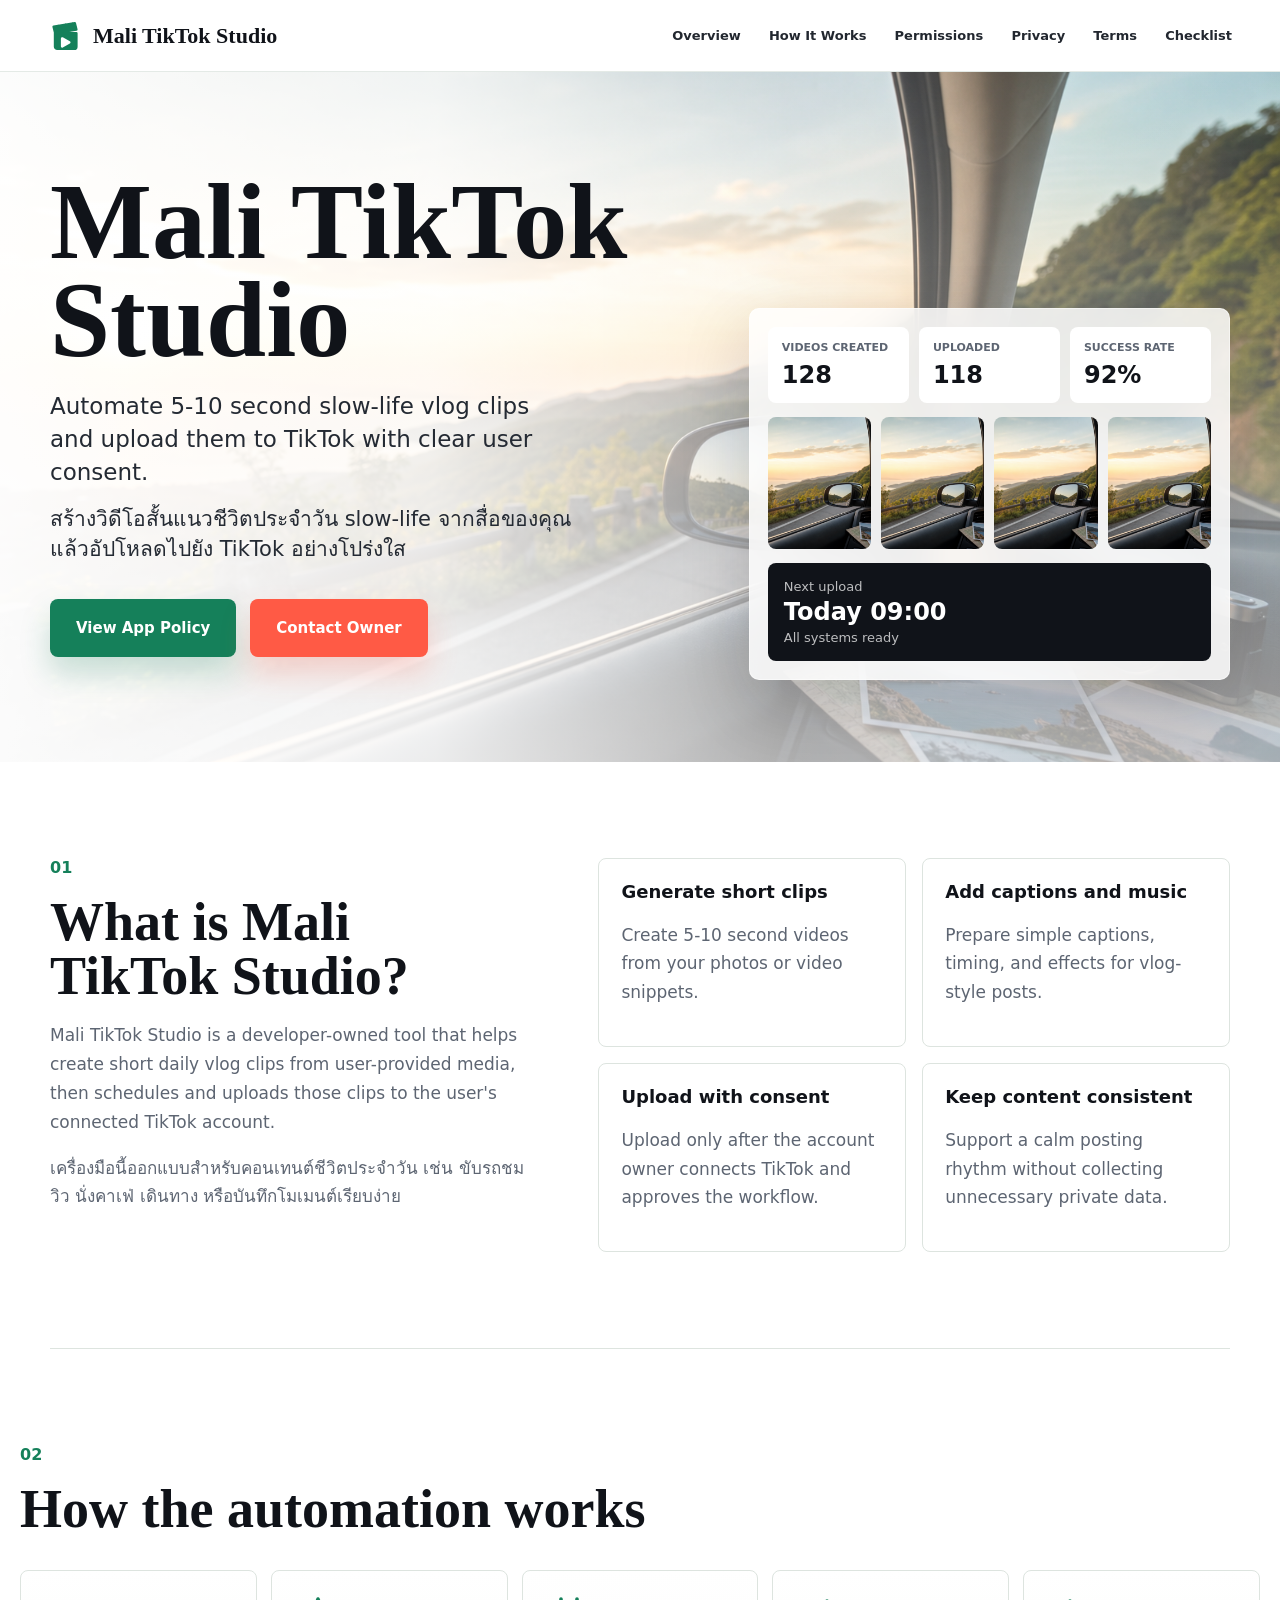
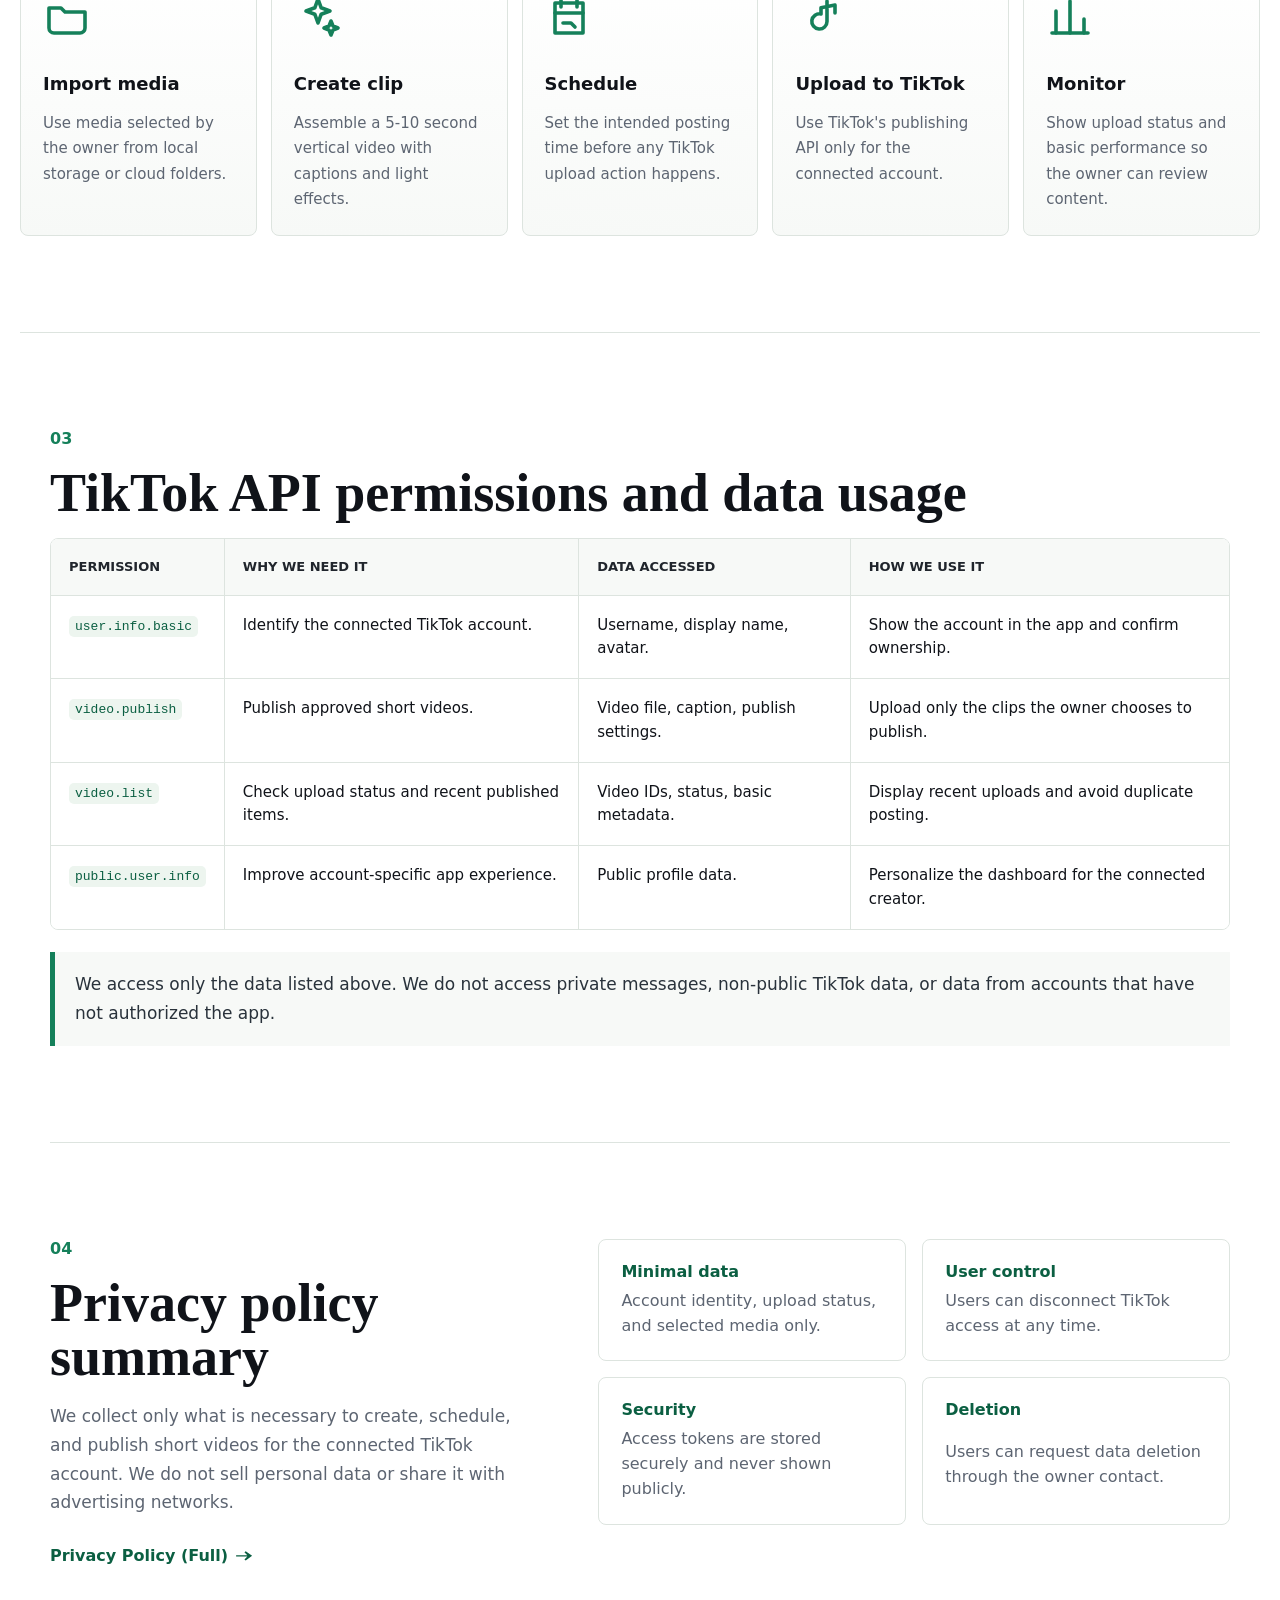
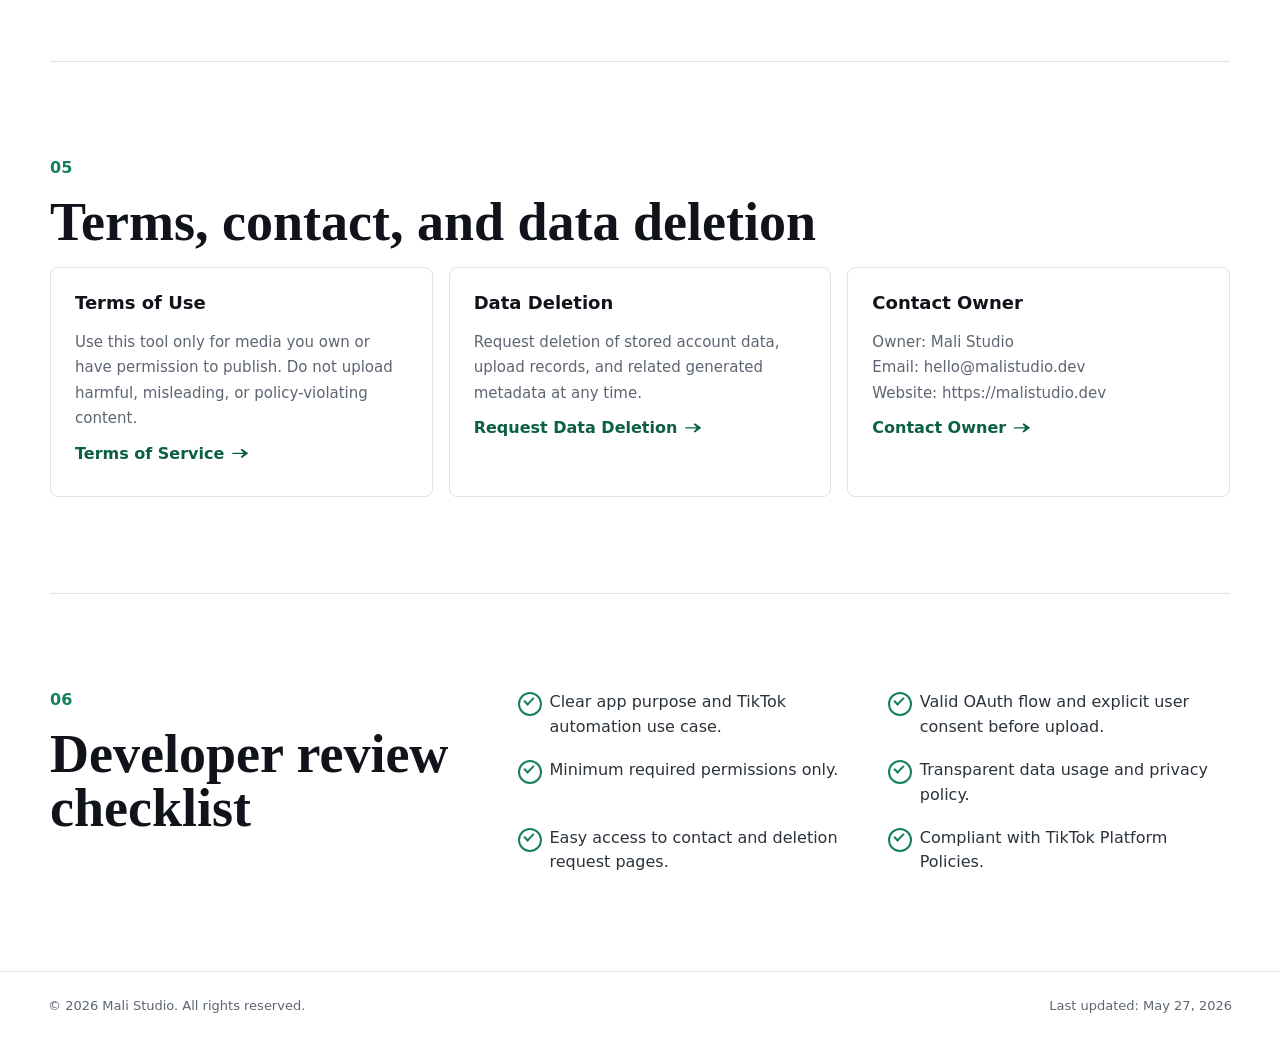
<file: index.html>
<!doctype html>
<html lang="th">
  <head>
    <meta charset="utf-8" />
    <meta name="viewport" content="width=device-width, initial-scale=1" />
    <title>Mali TikTok Studio | Slow-life TikTok Automation</title>
    <meta
      name="description"
      content="Mali TikTok Studio automates 5-10 second slow-life vlog videos and uploads them to TikTok with transparent policy, privacy, and data deletion details."
    />
    <meta property="og:title" content="Mali TikTok Studio" />
    <meta
      property="og:description"
      content="Automate short daily slow-life vlogs and upload them to TikTok responsibly."
    />
    <meta property="og:type" content="website" />
    <link rel="icon" type="image/png" href="assets/app-icon.png" />
    <link rel="apple-touch-icon" href="assets/app-icon.png" />
    <link rel="stylesheet" href="styles.css" />
  </head>
  <body>
    <header class="site-header" data-header>
      <a class="brand" href="#top" aria-label="Mali TikTok Studio home">
        <span class="brand-mark" aria-hidden="true">
          <svg viewBox="0 0 24 24" role="img">
            <path d="M4 5.4 18.9 3l1.1 4.4L5.1 9.8 4 5.4Z" />
            <path d="M5 10h15v9.5A1.5 1.5 0 0 1 18.5 21h-12A1.5 1.5 0 0 1 5 19.5V10Z" />
            <path d="m7.3 5 2.9 3.7M12.4 4.2l2.9 3.7M17.3 3.5l2.2 2.9" />
            <path d="m10 13.7 5 2.8-5 2.8v-5.6Z" class="cutout" />
          </svg>
        </span>
        <span>Mali TikTok Studio</span>
      </a>
      <button class="nav-toggle" type="button" aria-expanded="false" aria-controls="site-nav" data-nav-toggle>
        <span></span>
        <span></span>
        <span></span>
      </button>
      <nav id="site-nav" class="site-nav" data-nav>
        <a href="#overview">Overview</a>
        <a href="#workflow">How It Works</a>
        <a href="#permissions">Permissions</a>
        <a href="#privacy">Privacy</a>
        <a href="#terms">Terms</a>
        <a href="#checklist">Checklist</a>
      </nav>
    </header>

    <main id="top">
      <section class="hero">
        <div class="hero-media" aria-hidden="true"></div>
        <div class="hero-shade" aria-hidden="true"></div>
        <div class="hero-inner">
          <div class="hero-copy">
            <h1>Mali TikTok Studio</h1>
            <p>
              Automate 5-10 second slow-life vlog clips and upload them to TikTok with clear user consent.
            </p>
            <p lang="th">
              สร้างวิดีโอสั้นแนวชีวิตประจำวัน slow-life จากสื่อของคุณ แล้วอัปโหลดไปยัง TikTok อย่างโปร่งใส
            </p>
            <div class="hero-actions">
              <a class="button primary" href="#privacy">View App Policy</a>
              <a class="button secondary" href="mailto:hello@malistudio.dev">Contact Owner</a>
            </div>
          </div>
          <div class="dashboard-preview" aria-label="Automation dashboard preview">
            <div class="preview-top">
              <div>
                <span class="label">Videos Created</span>
                <strong>128</strong>
              </div>
              <div>
                <span class="label">Uploaded</span>
                <strong>118</strong>
              </div>
              <div>
                <span class="label">Success Rate</span>
                <strong>92%</strong>
              </div>
            </div>
            <div class="clip-row" aria-hidden="true">
              <span style="--img: url('assets/hero-roadtrip.png')"></span>
              <span style="--img: url('assets/hero-roadtrip.png')"></span>
              <span style="--img: url('assets/hero-roadtrip.png')"></span>
              <span style="--img: url('assets/hero-roadtrip.png')"></span>
            </div>
            <div class="schedule-card">
              <span>Next upload</span>
              <strong>Today 09:00</strong>
              <em>All systems ready</em>
            </div>
          </div>
        </div>
      </section>

      <section id="overview" class="section split">
        <div>
          <span class="section-number">01</span>
          <h2>What is Mali TikTok Studio?</h2>
          <p>
            Mali TikTok Studio is a developer-owned tool that helps create short daily vlog clips from user-provided
            media, then schedules and uploads those clips to the user's connected TikTok account.
          </p>
          <p lang="th">
            เครื่องมือนี้ออกแบบสำหรับคอนเทนต์ชีวิตประจำวัน เช่น ขับรถชมวิว นั่งคาเฟ่ เดินทาง หรือบันทึกโมเมนต์เรียบง่าย
          </p>
        </div>
        <div class="feature-list">
          <article>
            <h3>Generate short clips</h3>
            <p>Create 5-10 second videos from your photos or video snippets.</p>
          </article>
          <article>
            <h3>Add captions and music</h3>
            <p>Prepare simple captions, timing, and effects for vlog-style posts.</p>
          </article>
          <article>
            <h3>Upload with consent</h3>
            <p>Upload only after the account owner connects TikTok and approves the workflow.</p>
          </article>
          <article>
            <h3>Keep content consistent</h3>
            <p>Support a calm posting rhythm without collecting unnecessary private data.</p>
          </article>
        </div>
      </section>

      <section id="workflow" class="section workflow">
        <span class="section-number">02</span>
        <h2>How the automation works</h2>
        <div class="steps">
          <article>
            <svg viewBox="0 0 24 24"><path d="M3 7.5h6l2 2h10v8A2.5 2.5 0 0 1 18.5 20h-13A2.5 2.5 0 0 1 3 17.5v-10Z" /></svg>
            <h3>Import media</h3>
            <p>Use media selected by the owner from local storage or cloud folders.</p>
          </article>
          <article>
            <svg viewBox="0 0 24 24"><path d="m12 3 1.6 4.4L18 9l-4.4 1.6L12 15l-1.6-4.4L6 9l4.4-1.6L12 3Z" /><path d="m18.5 14 1 2.5L22 17.5l-2.5 1-1 2.5-1-2.5-2.5-1 2.5-1 1-2.5Z" /></svg>
            <h3>Create clip</h3>
            <p>Assemble a 5-10 second vertical video with captions and light effects.</p>
          </article>
          <article>
            <svg viewBox="0 0 24 24"><path d="M5 5h14v15H5V5Z" /><path d="M8 3v4M16 3v4M5 10h14" /><path d="M9 15h4l2 2" /></svg>
            <h3>Schedule</h3>
            <p>Set the intended posting time before any TikTok upload action happens.</p>
          </article>
          <article>
            <svg viewBox="0 0 24 24"><path d="M16 4v10.2a3.8 3.8 0 1 1-3-3.7V7.4l7-1.4v4" /></svg>
            <h3>Upload to TikTok</h3>
            <p>Use TikTok's publishing API only for the connected account.</p>
          </article>
          <article>
            <svg viewBox="0 0 24 24"><path d="M5 20V9M12 20V4M19 20v-7" /><path d="M3 20h18" /></svg>
            <h3>Monitor</h3>
            <p>Show upload status and basic performance so the owner can review content.</p>
          </article>
        </div>
      </section>

      <section id="permissions" class="section">
        <span class="section-number">03</span>
        <h2>TikTok API permissions and data usage</h2>
        <div class="table-wrap">
          <table>
            <thead>
              <tr>
                <th>Permission</th>
                <th>Why we need it</th>
                <th>Data accessed</th>
                <th>How we use it</th>
              </tr>
            </thead>
            <tbody>
              <tr>
                <td><code>user.info.basic</code></td>
                <td>Identify the connected TikTok account.</td>
                <td>Username, display name, avatar.</td>
                <td>Show the account in the app and confirm ownership.</td>
              </tr>
              <tr>
                <td><code>video.publish</code></td>
                <td>Publish approved short videos.</td>
                <td>Video file, caption, publish settings.</td>
                <td>Upload only the clips the owner chooses to publish.</td>
              </tr>
              <tr>
                <td><code>video.list</code></td>
                <td>Check upload status and recent published items.</td>
                <td>Video IDs, status, basic metadata.</td>
                <td>Display recent uploads and avoid duplicate posting.</td>
              </tr>
              <tr>
                <td><code>public.user.info</code></td>
                <td>Improve account-specific app experience.</td>
                <td>Public profile data.</td>
                <td>Personalize the dashboard for the connected creator.</td>
              </tr>
            </tbody>
          </table>
        </div>
        <p class="notice">
          We access only the data listed above. We do not access private messages, non-public TikTok data, or data from
          accounts that have not authorized the app.
        </p>
      </section>

      <section id="privacy" class="section policy-grid">
        <div>
          <span class="section-number">04</span>
          <h2>Privacy policy summary</h2>
          <p>
            We collect only what is necessary to create, schedule, and publish short videos for the connected TikTok
            account. We do not sell personal data or share it with advertising networks.
          </p>
          <a class="text-link" href="privacy-policy.html">Privacy Policy (Full)</a>
        </div>
        <div class="policy-points">
          <article><strong>Minimal data</strong><span>Account identity, upload status, and selected media only.</span></article>
          <article><strong>User control</strong><span>Users can disconnect TikTok access at any time.</span></article>
          <article><strong>Security</strong><span>Access tokens are stored securely and never shown publicly.</span></article>
          <article><strong>Deletion</strong><span>Users can request data deletion through the owner contact.</span></article>
        </div>
      </section>

      <section id="terms" class="section cards">
        <span class="section-number">05</span>
        <h2>Terms, contact, and data deletion</h2>
        <div class="card-row">
          <article>
            <h3>Terms of Use</h3>
            <p>Use this tool only for media you own or have permission to publish. Do not upload harmful, misleading, or policy-violating content.</p>
            <a class="text-link" href="terms-of-service.html">Terms of Service</a>
          </article>
          <article>
            <h3>Data Deletion</h3>
            <p>Request deletion of stored account data, upload records, and related generated metadata at any time.</p>
            <a class="text-link" href="deletion.html">Request Data Deletion</a>
          </article>
          <article>
            <h3>Contact Owner</h3>
            <p>Owner: Mali Studio<br />Email: hello@malistudio.dev<br />Website: https://malistudio.dev</p>
            <a class="text-link" href="mailto:hello@malistudio.dev">Contact Owner</a>
          </article>
        </div>
      </section>

      <section id="checklist" class="section checklist">
        <div>
          <span class="section-number">06</span>
          <h2>Developer review checklist</h2>
        </div>
        <ul>
          <li>Clear app purpose and TikTok automation use case.</li>
          <li>Valid OAuth flow and explicit user consent before upload.</li>
          <li>Minimum required permissions only.</li>
          <li>Transparent data usage and privacy policy.</li>
          <li>Easy access to contact and deletion request pages.</li>
          <li>Compliant with TikTok Platform Policies.</li>
        </ul>
      </section>
    </main>

    <footer class="footer">
      <span>© <span data-year></span> Mali Studio. All rights reserved.</span>
      <span>Last updated: May 27, 2026</span>
    </footer>

    <script src="script.js"></script>
  </body>
</html>
</file>
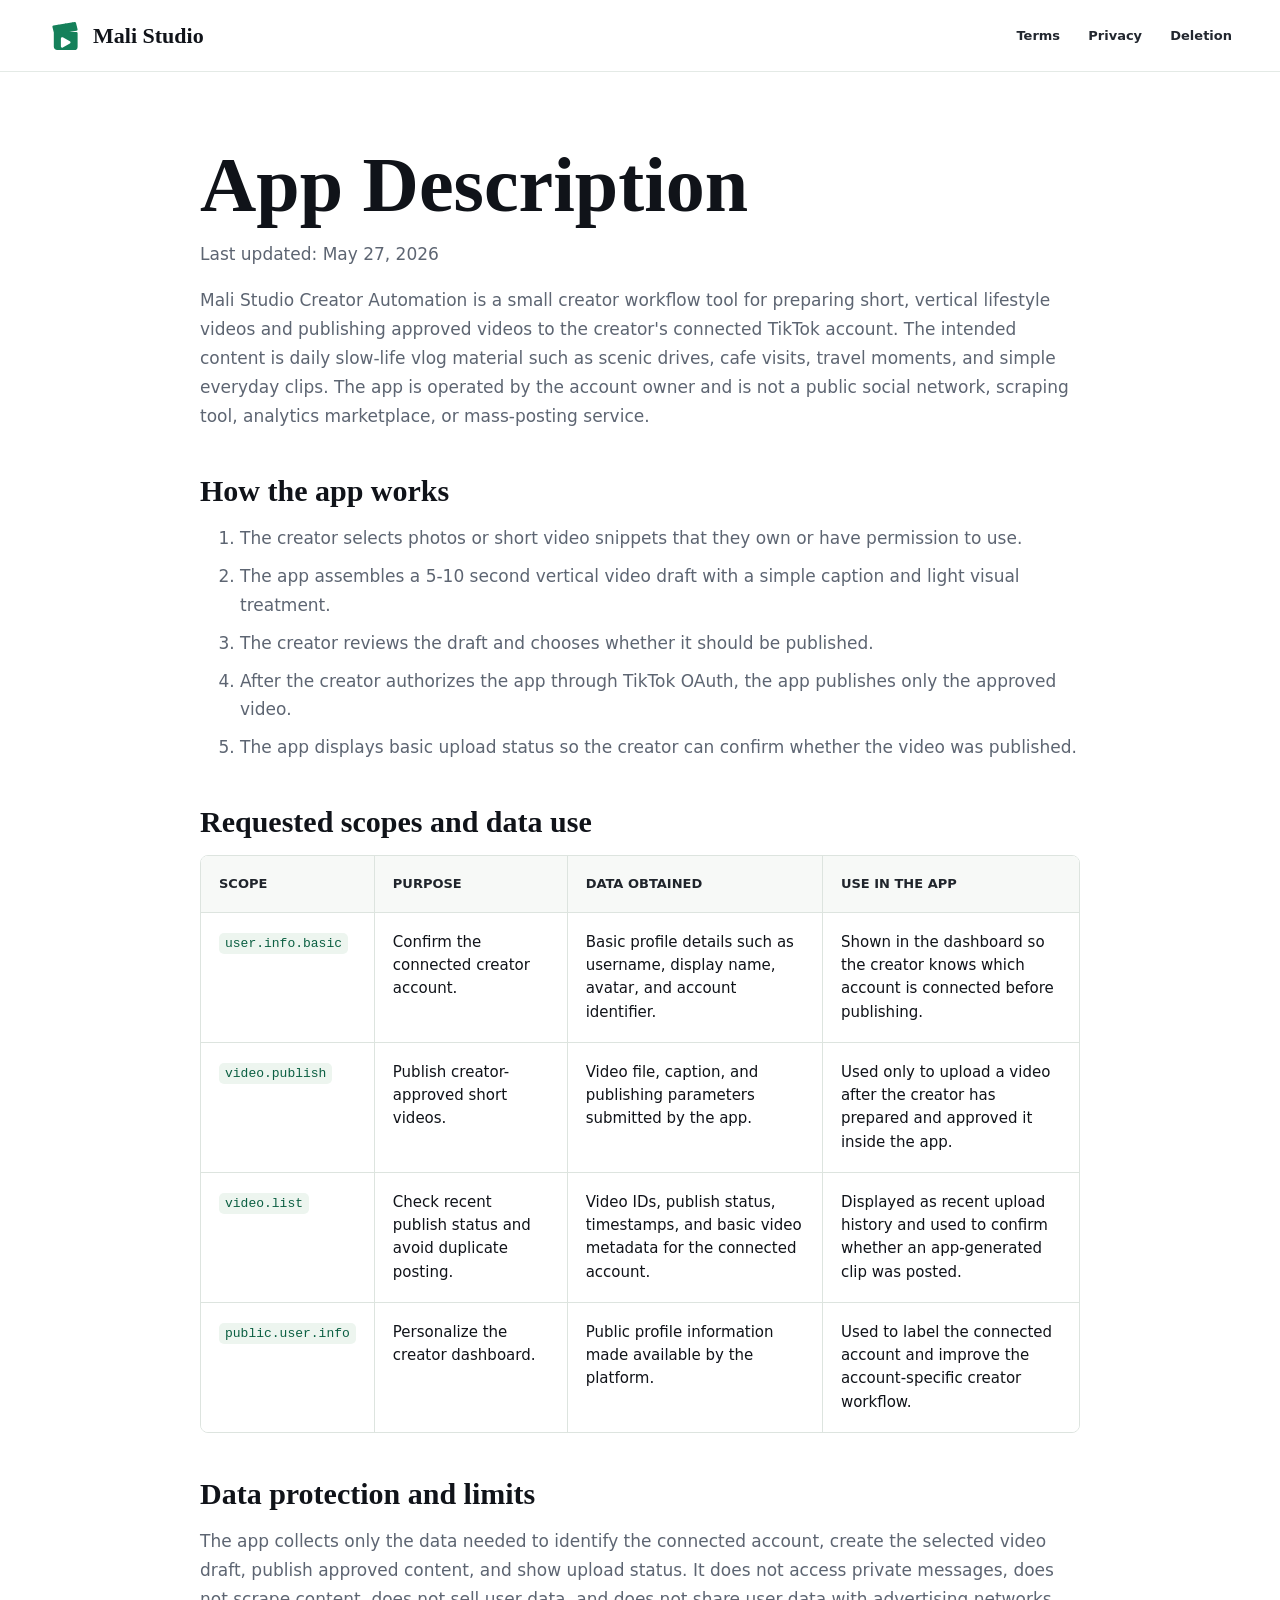
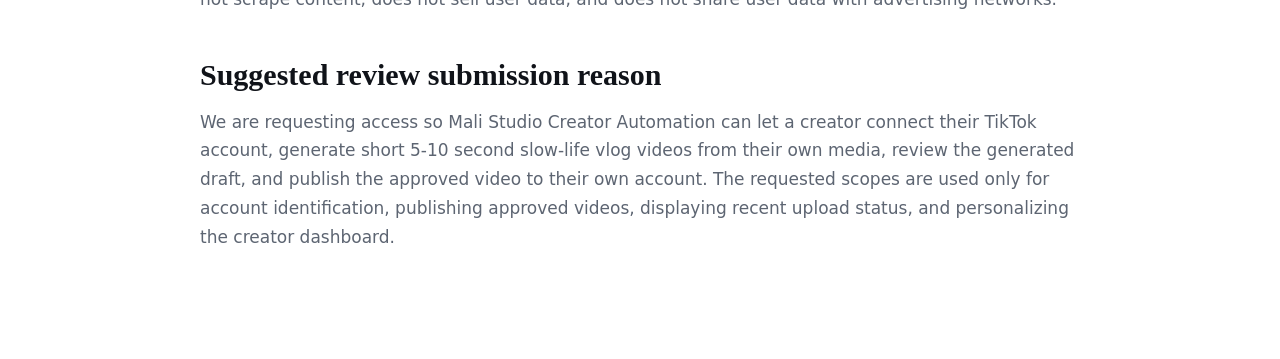
<file: app-description.html>
<!doctype html>
<html lang="en">
  <head>
    <meta charset="utf-8" />
    <meta name="viewport" content="width=device-width, initial-scale=1" />
    <title>App Description | Mali Studio Creator Automation</title>
    <meta
      name="description"
      content="Detailed public app and review description for Mali Studio Creator Automation."
    />
    <link rel="icon" type="image/png" href="assets/app-icon.png" />
    <link rel="apple-touch-icon" href="assets/app-icon.png" />
    <link rel="stylesheet" href="styles.css" />
  </head>
  <body>
    <header class="site-header">
      <a class="brand" href="index.html">
        <span class="brand-mark" aria-hidden="true"><svg viewBox="0 0 24 24"><path d="M4 5.4 18.9 3l1.1 4.4L5.1 9.8 4 5.4Z" /><path d="M5 10h15v9.5A1.5 1.5 0 0 1 18.5 21h-12A1.5 1.5 0 0 1 5 19.5V10Z" /><path d="m7.3 5 2.9 3.7M12.4 4.2l2.9 3.7M17.3 3.5l2.2 2.9" /><path d="m10 13.7 5 2.8-5 2.8v-5.6Z" class="cutout" /></svg></span>
        <span>Mali Studio</span>
      </a>
      <nav class="site-nav">
        <a href="terms-of-service.html">Terms</a>
        <a href="privacy-policy.html">Privacy</a>
        <a href="deletion.html">Deletion</a>
      </nav>
    </header>
    <main class="legal-page">
      <h1>App Description</h1>
      <p>Last updated: May 27, 2026</p>
      <p>
        Mali Studio Creator Automation is a small creator workflow tool for preparing short, vertical lifestyle videos
        and publishing approved videos to the creator's connected TikTok account. The intended content is daily
        slow-life vlog material such as scenic drives, cafe visits, travel moments, and simple everyday clips. The app
        is operated by the account owner and is not a public social network, scraping tool, analytics marketplace, or
        mass-posting service.
      </p>

      <h2>How the app works</h2>
      <ol>
        <li>The creator selects photos or short video snippets that they own or have permission to use.</li>
        <li>The app assembles a 5-10 second vertical video draft with a simple caption and light visual treatment.</li>
        <li>The creator reviews the draft and chooses whether it should be published.</li>
        <li>After the creator authorizes the app through TikTok OAuth, the app publishes only the approved video.</li>
        <li>The app displays basic upload status so the creator can confirm whether the video was published.</li>
      </ol>

      <h2>Requested scopes and data use</h2>
      <div class="table-wrap">
        <table>
          <thead>
            <tr>
              <th>Scope</th>
              <th>Purpose</th>
              <th>Data obtained</th>
              <th>Use in the app</th>
            </tr>
          </thead>
          <tbody>
            <tr>
              <td><code>user.info.basic</code></td>
              <td>Confirm the connected creator account.</td>
              <td>Basic profile details such as username, display name, avatar, and account identifier.</td>
              <td>Shown in the dashboard so the creator knows which account is connected before publishing.</td>
            </tr>
            <tr>
              <td><code>video.publish</code></td>
              <td>Publish creator-approved short videos.</td>
              <td>Video file, caption, and publishing parameters submitted by the app.</td>
              <td>Used only to upload a video after the creator has prepared and approved it inside the app.</td>
            </tr>
            <tr>
              <td><code>video.list</code></td>
              <td>Check recent publish status and avoid duplicate posting.</td>
              <td>Video IDs, publish status, timestamps, and basic video metadata for the connected account.</td>
              <td>Displayed as recent upload history and used to confirm whether an app-generated clip was posted.</td>
            </tr>
            <tr>
              <td><code>public.user.info</code></td>
              <td>Personalize the creator dashboard.</td>
              <td>Public profile information made available by the platform.</td>
              <td>Used to label the connected account and improve the account-specific creator workflow.</td>
            </tr>
          </tbody>
        </table>
      </div>

      <h2>Data protection and limits</h2>
      <p>
        The app collects only the data needed to identify the connected account, create the selected video draft,
        publish approved content, and show upload status. It does not access private messages, does not scrape content,
        does not sell user data, and does not share user data with advertising networks.
      </p>

      <h2>Suggested review submission reason</h2>
      <p>
        We are requesting access so Mali Studio Creator Automation can let a creator connect their TikTok account,
        generate short 5-10 second slow-life vlog videos from their own media, review the generated draft, and publish
        the approved video to their own account. The requested scopes are used only for account identification,
        publishing approved videos, displaying recent upload status, and personalizing the creator dashboard.
      </p>
    </main>
  </body>
</html>
</file>
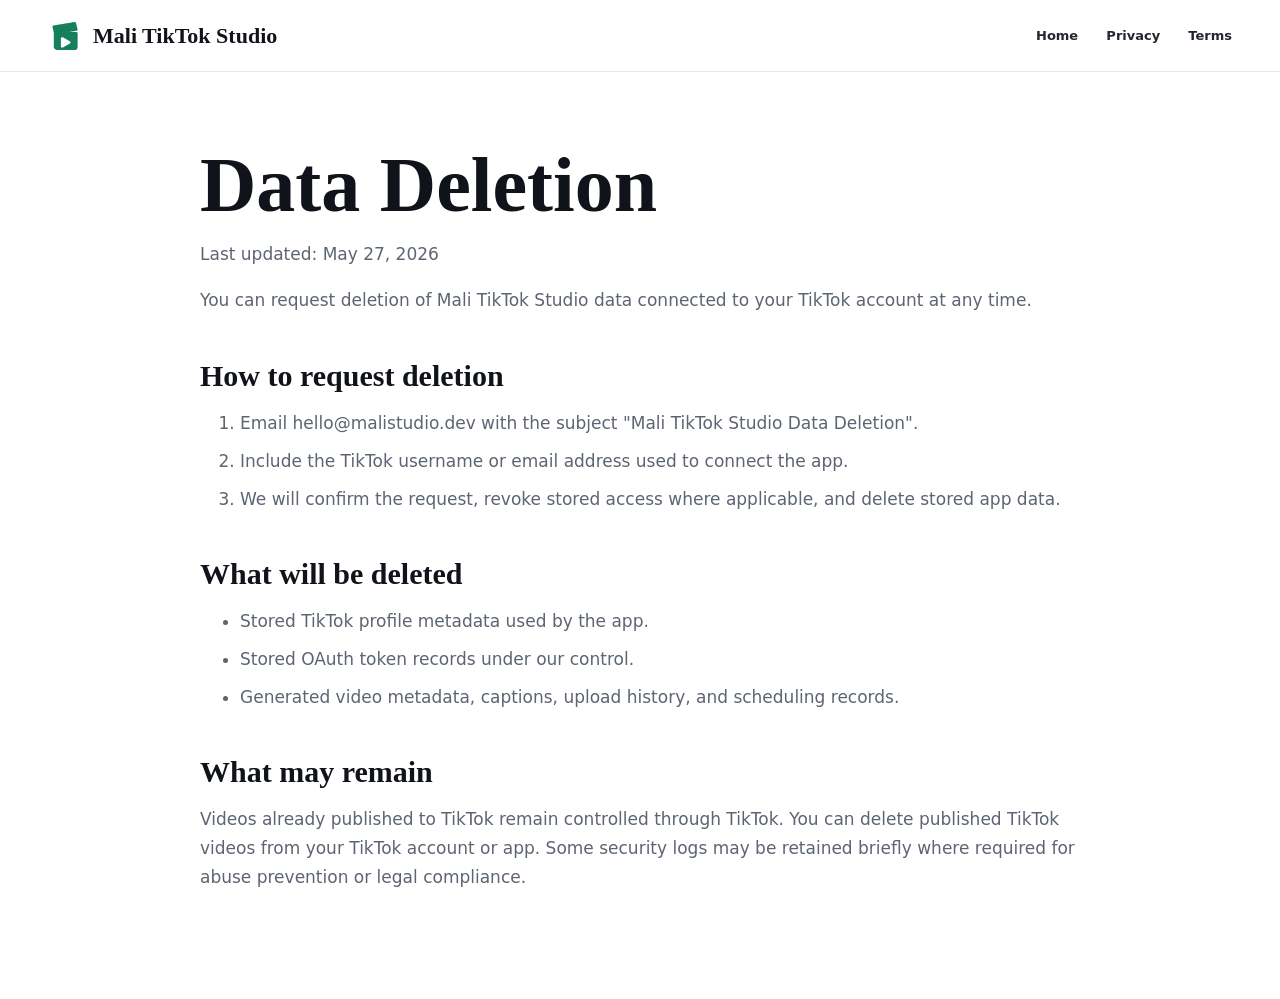
<file: deletion.html>
<!doctype html>
<html lang="th">
  <head>
    <meta charset="utf-8" />
    <meta name="viewport" content="width=device-width, initial-scale=1" />
    <title>Data Deletion | Mali TikTok Studio</title>
    <meta name="description" content="How to request data deletion for Mali TikTok Studio." />
    <link rel="icon" type="image/png" href="assets/app-icon.png" />
    <link rel="apple-touch-icon" href="assets/app-icon.png" />
    <link rel="stylesheet" href="styles.css" />
  </head>
  <body>
    <header class="site-header">
      <a class="brand" href="index.html">
        <span class="brand-mark" aria-hidden="true"><svg viewBox="0 0 24 24"><path d="M4 5.4 18.9 3l1.1 4.4L5.1 9.8 4 5.4Z" /><path d="M5 10h15v9.5A1.5 1.5 0 0 1 18.5 21h-12A1.5 1.5 0 0 1 5 19.5V10Z" /><path d="m7.3 5 2.9 3.7M12.4 4.2l2.9 3.7M17.3 3.5l2.2 2.9" /><path d="m10 13.7 5 2.8-5 2.8v-5.6Z" class="cutout" /></svg></span>
        <span>Mali TikTok Studio</span>
      </a>
      <nav class="site-nav"><a href="index.html">Home</a><a href="privacy.html">Privacy</a><a href="terms.html">Terms</a></nav>
    </header>
    <main class="legal-page">
      <h1>Data Deletion</h1>
      <p>Last updated: May 27, 2026</p>
      <p>
        You can request deletion of Mali TikTok Studio data connected to your TikTok account at any time.
      </p>
      <h2>How to request deletion</h2>
      <ol>
        <li>Email hello@malistudio.dev with the subject "Mali TikTok Studio Data Deletion".</li>
        <li>Include the TikTok username or email address used to connect the app.</li>
        <li>We will confirm the request, revoke stored access where applicable, and delete stored app data.</li>
      </ol>
      <h2>What will be deleted</h2>
      <ul>
        <li>Stored TikTok profile metadata used by the app.</li>
        <li>Stored OAuth token records under our control.</li>
        <li>Generated video metadata, captions, upload history, and scheduling records.</li>
      </ul>
      <h2>What may remain</h2>
      <p>
        Videos already published to TikTok remain controlled through TikTok. You can delete published TikTok videos from
        your TikTok account or app. Some security logs may be retained briefly where required for abuse prevention or
        legal compliance.
      </p>
    </main>
  </body>
</html>
</file>
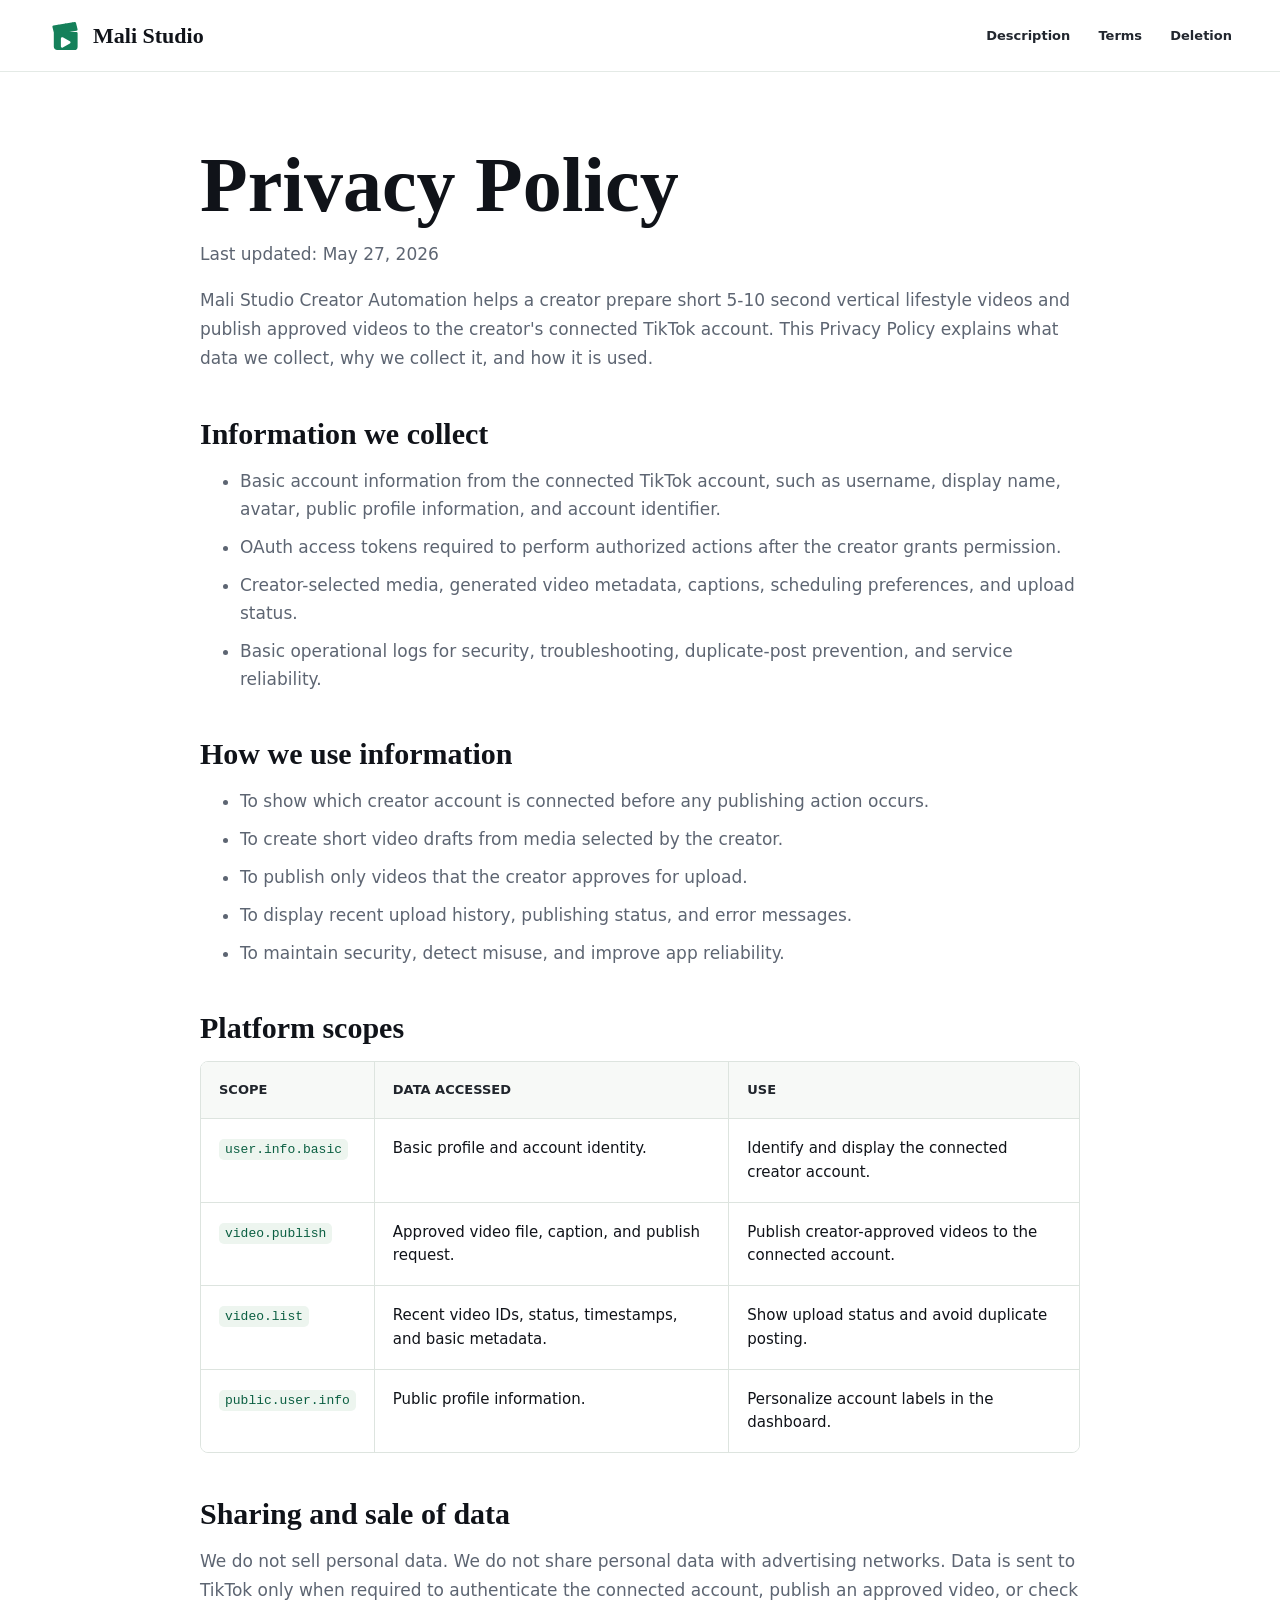
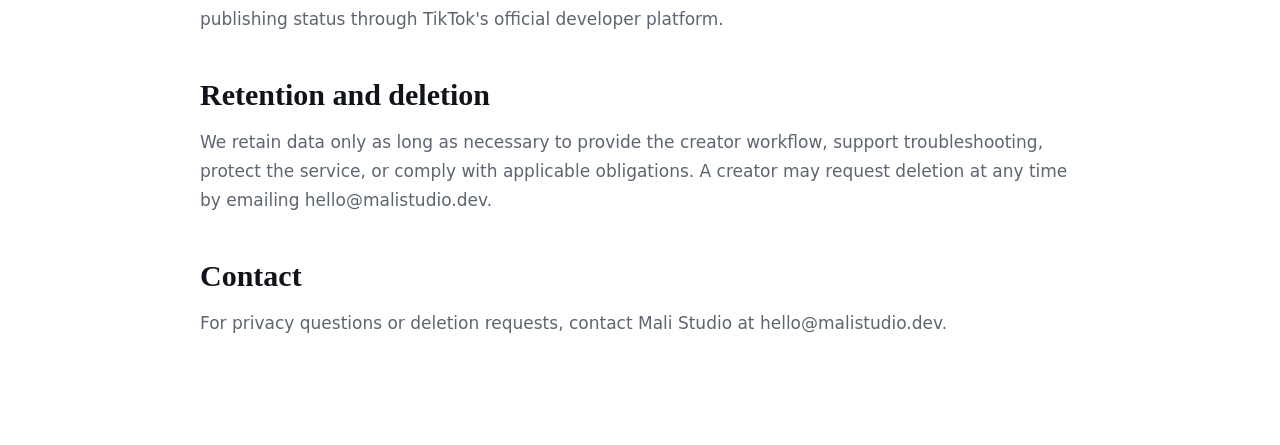
<file: privacy-policy.html>
<!doctype html>
<html lang="en">
  <head>
    <meta charset="utf-8" />
    <meta name="viewport" content="width=device-width, initial-scale=1" />
    <title>Privacy Policy | Mali Studio Creator Automation</title>
    <meta name="description" content="Privacy Policy for Mali Studio Creator Automation." />
    <link rel="icon" type="image/png" href="assets/app-icon.png" />
    <link rel="apple-touch-icon" href="assets/app-icon.png" />
    <link rel="stylesheet" href="styles.css" />
  </head>
  <body>
    <header class="site-header">
      <a class="brand" href="index.html">
        <span class="brand-mark" aria-hidden="true"><svg viewBox="0 0 24 24"><path d="M4 5.4 18.9 3l1.1 4.4L5.1 9.8 4 5.4Z" /><path d="M5 10h15v9.5A1.5 1.5 0 0 1 18.5 21h-12A1.5 1.5 0 0 1 5 19.5V10Z" /><path d="m7.3 5 2.9 3.7M12.4 4.2l2.9 3.7M17.3 3.5l2.2 2.9" /><path d="m10 13.7 5 2.8-5 2.8v-5.6Z" class="cutout" /></svg></span>
        <span>Mali Studio</span>
      </a>
      <nav class="site-nav">
        <a href="app-description.html">Description</a>
        <a href="terms-of-service.html">Terms</a>
        <a href="deletion.html">Deletion</a>
      </nav>
    </header>
    <main class="legal-page">
      <h1>Privacy Policy</h1>
      <p>Last updated: May 27, 2026</p>
      <p>
        Mali Studio Creator Automation helps a creator prepare short 5-10 second vertical lifestyle videos and publish
        approved videos to the creator's connected TikTok account. This Privacy Policy explains what data we collect,
        why we collect it, and how it is used.
      </p>

      <h2>Information we collect</h2>
      <ul>
        <li>Basic account information from the connected TikTok account, such as username, display name, avatar, public profile information, and account identifier.</li>
        <li>OAuth access tokens required to perform authorized actions after the creator grants permission.</li>
        <li>Creator-selected media, generated video metadata, captions, scheduling preferences, and upload status.</li>
        <li>Basic operational logs for security, troubleshooting, duplicate-post prevention, and service reliability.</li>
      </ul>

      <h2>How we use information</h2>
      <ul>
        <li>To show which creator account is connected before any publishing action occurs.</li>
        <li>To create short video drafts from media selected by the creator.</li>
        <li>To publish only videos that the creator approves for upload.</li>
        <li>To display recent upload history, publishing status, and error messages.</li>
        <li>To maintain security, detect misuse, and improve app reliability.</li>
      </ul>

      <h2>Platform scopes</h2>
      <div class="table-wrap">
        <table>
          <thead>
            <tr>
              <th>Scope</th>
              <th>Data accessed</th>
              <th>Use</th>
            </tr>
          </thead>
          <tbody>
            <tr>
              <td><code>user.info.basic</code></td>
              <td>Basic profile and account identity.</td>
              <td>Identify and display the connected creator account.</td>
            </tr>
            <tr>
              <td><code>video.publish</code></td>
              <td>Approved video file, caption, and publish request.</td>
              <td>Publish creator-approved videos to the connected account.</td>
            </tr>
            <tr>
              <td><code>video.list</code></td>
              <td>Recent video IDs, status, timestamps, and basic metadata.</td>
              <td>Show upload status and avoid duplicate posting.</td>
            </tr>
            <tr>
              <td><code>public.user.info</code></td>
              <td>Public profile information.</td>
              <td>Personalize account labels in the dashboard.</td>
            </tr>
          </tbody>
        </table>
      </div>

      <h2>Sharing and sale of data</h2>
      <p>
        We do not sell personal data. We do not share personal data with advertising networks. Data is sent to TikTok
        only when required to authenticate the connected account, publish an approved video, or check publishing status
        through TikTok's official developer platform.
      </p>

      <h2>Retention and deletion</h2>
      <p>
        We retain data only as long as necessary to provide the creator workflow, support troubleshooting, protect the
        service, or comply with applicable obligations. A creator may request deletion at any time by emailing
        hello@malistudio.dev.
      </p>

      <h2>Contact</h2>
      <p>For privacy questions or deletion requests, contact Mali Studio at hello@malistudio.dev.</p>
    </main>
  </body>
</html>
</file>
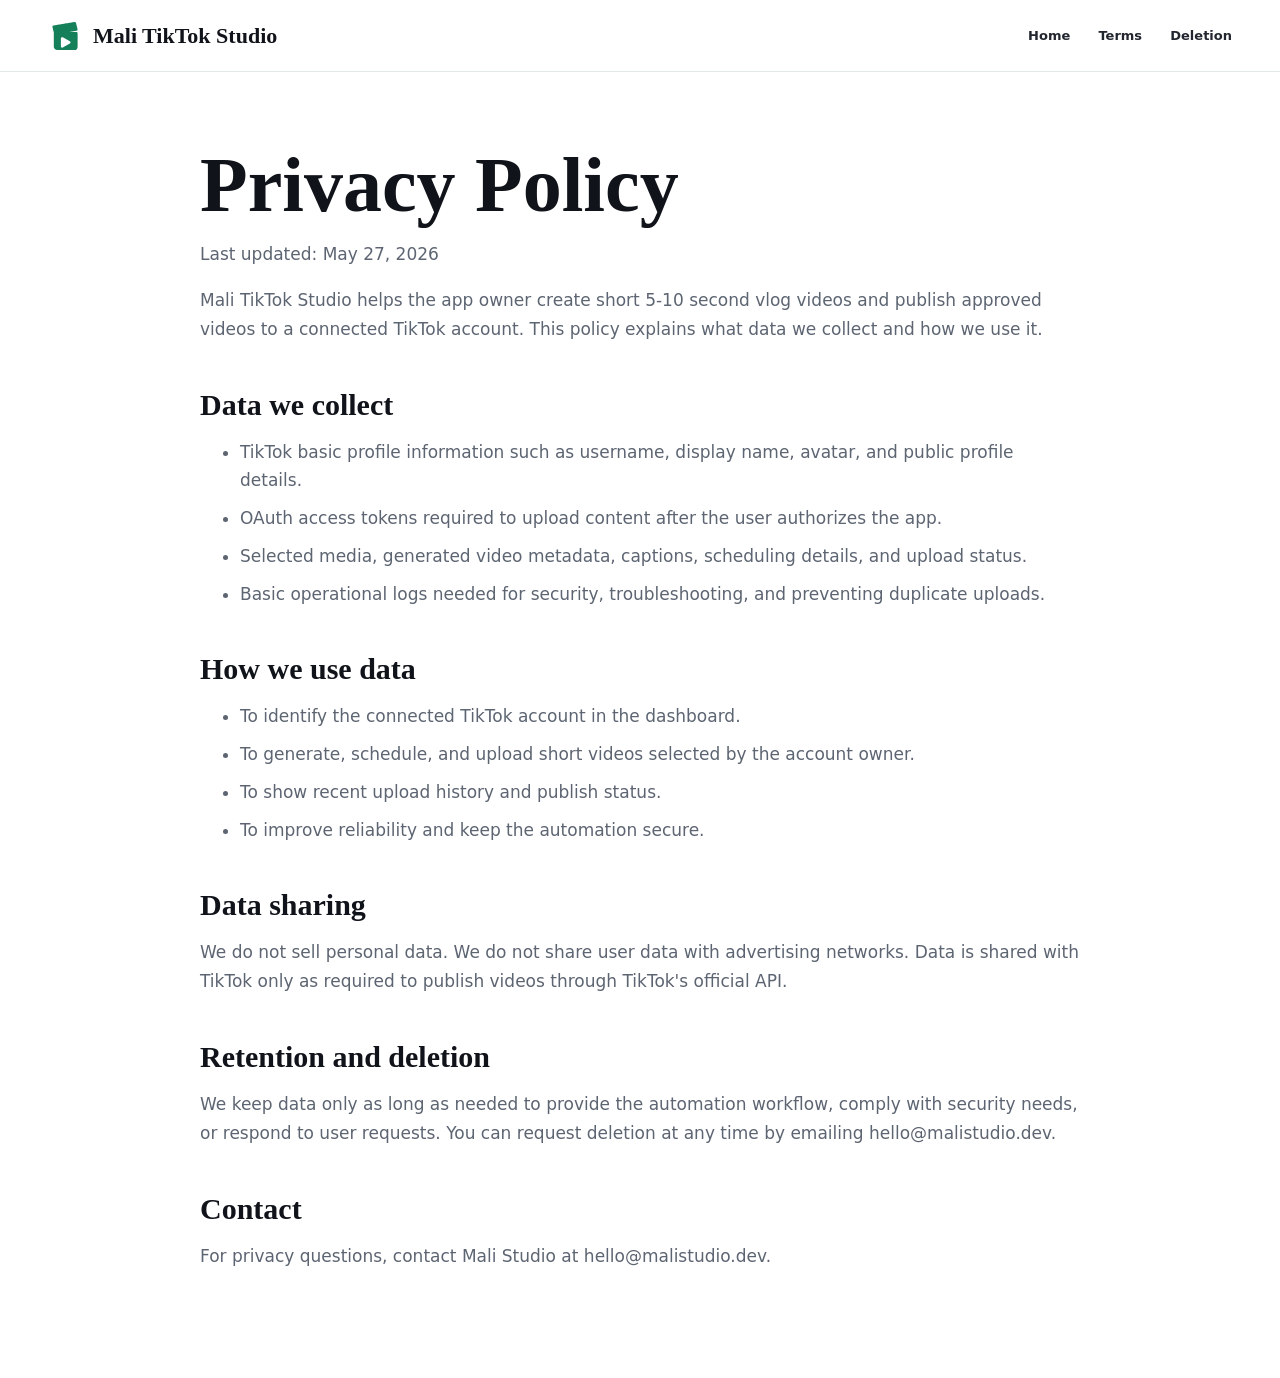
<file: privacy.html>
<!doctype html>
<html lang="th">
  <head>
    <meta charset="utf-8" />
    <meta name="viewport" content="width=device-width, initial-scale=1" />
    <title>Privacy Policy | Mali TikTok Studio</title>
    <meta name="description" content="Privacy Policy for Mali TikTok Studio." />
    <link rel="icon" type="image/png" href="assets/app-icon.png" />
    <link rel="apple-touch-icon" href="assets/app-icon.png" />
    <link rel="stylesheet" href="styles.css" />
  </head>
  <body>
    <header class="site-header">
      <a class="brand" href="index.html">
        <span class="brand-mark" aria-hidden="true"><svg viewBox="0 0 24 24"><path d="M4 5.4 18.9 3l1.1 4.4L5.1 9.8 4 5.4Z" /><path d="M5 10h15v9.5A1.5 1.5 0 0 1 18.5 21h-12A1.5 1.5 0 0 1 5 19.5V10Z" /><path d="m7.3 5 2.9 3.7M12.4 4.2l2.9 3.7M17.3 3.5l2.2 2.9" /><path d="m10 13.7 5 2.8-5 2.8v-5.6Z" class="cutout" /></svg></span>
        <span>Mali TikTok Studio</span>
      </a>
      <nav class="site-nav"><a href="index.html">Home</a><a href="terms.html">Terms</a><a href="deletion.html">Deletion</a></nav>
    </header>
    <main class="legal-page">
      <h1>Privacy Policy</h1>
      <p>Last updated: May 27, 2026</p>
      <p>
        Mali TikTok Studio helps the app owner create short 5-10 second vlog videos and publish approved videos to a
        connected TikTok account. This policy explains what data we collect and how we use it.
      </p>
      <h2>Data we collect</h2>
      <ul>
        <li>TikTok basic profile information such as username, display name, avatar, and public profile details.</li>
        <li>OAuth access tokens required to upload content after the user authorizes the app.</li>
        <li>Selected media, generated video metadata, captions, scheduling details, and upload status.</li>
        <li>Basic operational logs needed for security, troubleshooting, and preventing duplicate uploads.</li>
      </ul>
      <h2>How we use data</h2>
      <ul>
        <li>To identify the connected TikTok account in the dashboard.</li>
        <li>To generate, schedule, and upload short videos selected by the account owner.</li>
        <li>To show recent upload history and publish status.</li>
        <li>To improve reliability and keep the automation secure.</li>
      </ul>
      <h2>Data sharing</h2>
      <p>
        We do not sell personal data. We do not share user data with advertising networks. Data is shared with TikTok
        only as required to publish videos through TikTok's official API.
      </p>
      <h2>Retention and deletion</h2>
      <p>
        We keep data only as long as needed to provide the automation workflow, comply with security needs, or respond
        to user requests. You can request deletion at any time by emailing hello@malistudio.dev.
      </p>
      <h2>Contact</h2>
      <p>For privacy questions, contact Mali Studio at hello@malistudio.dev.</p>
    </main>
  </body>
</html>
</file>
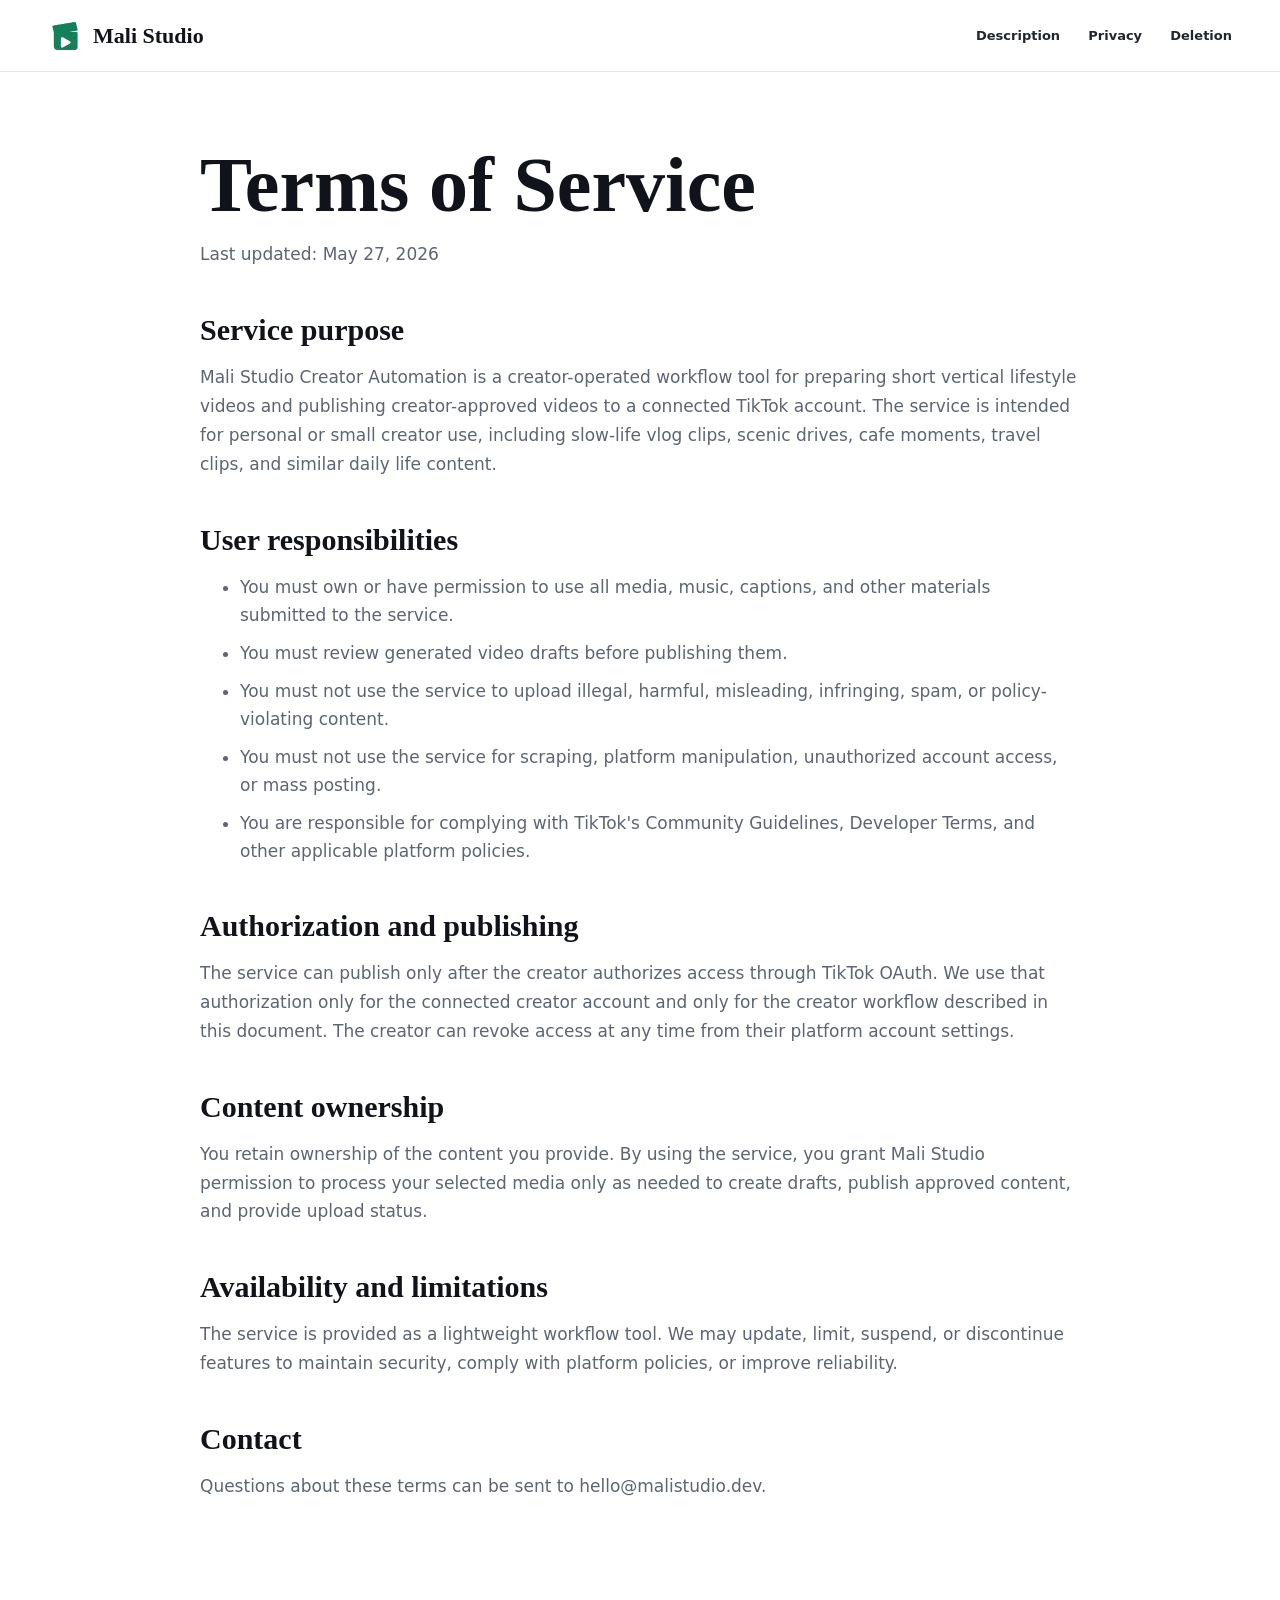
<file: terms-of-service.html>
<!doctype html>
<html lang="en">
  <head>
    <meta charset="utf-8" />
    <meta name="viewport" content="width=device-width, initial-scale=1" />
    <title>Terms of Service | Mali Studio Creator Automation</title>
    <meta name="description" content="Terms of Service for Mali Studio Creator Automation." />
    <link rel="icon" type="image/png" href="assets/app-icon.png" />
    <link rel="apple-touch-icon" href="assets/app-icon.png" />
    <link rel="stylesheet" href="styles.css" />
  </head>
  <body>
    <header class="site-header">
      <a class="brand" href="index.html">
        <span class="brand-mark" aria-hidden="true"><svg viewBox="0 0 24 24"><path d="M4 5.4 18.9 3l1.1 4.4L5.1 9.8 4 5.4Z" /><path d="M5 10h15v9.5A1.5 1.5 0 0 1 18.5 21h-12A1.5 1.5 0 0 1 5 19.5V10Z" /><path d="m7.3 5 2.9 3.7M12.4 4.2l2.9 3.7M17.3 3.5l2.2 2.9" /><path d="m10 13.7 5 2.8-5 2.8v-5.6Z" class="cutout" /></svg></span>
        <span>Mali Studio</span>
      </a>
      <nav class="site-nav">
        <a href="app-description.html">Description</a>
        <a href="privacy-policy.html">Privacy</a>
        <a href="deletion.html">Deletion</a>
      </nav>
    </header>
    <main class="legal-page">
      <h1>Terms of Service</h1>
      <p>Last updated: May 27, 2026</p>

      <h2>Service purpose</h2>
      <p>
        Mali Studio Creator Automation is a creator-operated workflow tool for preparing short vertical lifestyle videos
        and publishing creator-approved videos to a connected TikTok account. The service is intended for personal or
        small creator use, including slow-life vlog clips, scenic drives, cafe moments, travel clips, and similar daily
        life content.
      </p>

      <h2>User responsibilities</h2>
      <ul>
        <li>You must own or have permission to use all media, music, captions, and other materials submitted to the service.</li>
        <li>You must review generated video drafts before publishing them.</li>
        <li>You must not use the service to upload illegal, harmful, misleading, infringing, spam, or policy-violating content.</li>
        <li>You must not use the service for scraping, platform manipulation, unauthorized account access, or mass posting.</li>
        <li>You are responsible for complying with TikTok's Community Guidelines, Developer Terms, and other applicable platform policies.</li>
      </ul>

      <h2>Authorization and publishing</h2>
      <p>
        The service can publish only after the creator authorizes access through TikTok OAuth. We use that authorization
        only for the connected creator account and only for the creator workflow described in this document. The creator
        can revoke access at any time from their platform account settings.
      </p>

      <h2>Content ownership</h2>
      <p>
        You retain ownership of the content you provide. By using the service, you grant Mali Studio permission to
        process your selected media only as needed to create drafts, publish approved content, and provide upload status.
      </p>

      <h2>Availability and limitations</h2>
      <p>
        The service is provided as a lightweight workflow tool. We may update, limit, suspend, or discontinue features
        to maintain security, comply with platform policies, or improve reliability.
      </p>

      <h2>Contact</h2>
      <p>Questions about these terms can be sent to hello@malistudio.dev.</p>
    </main>
  </body>
</html>
</file>
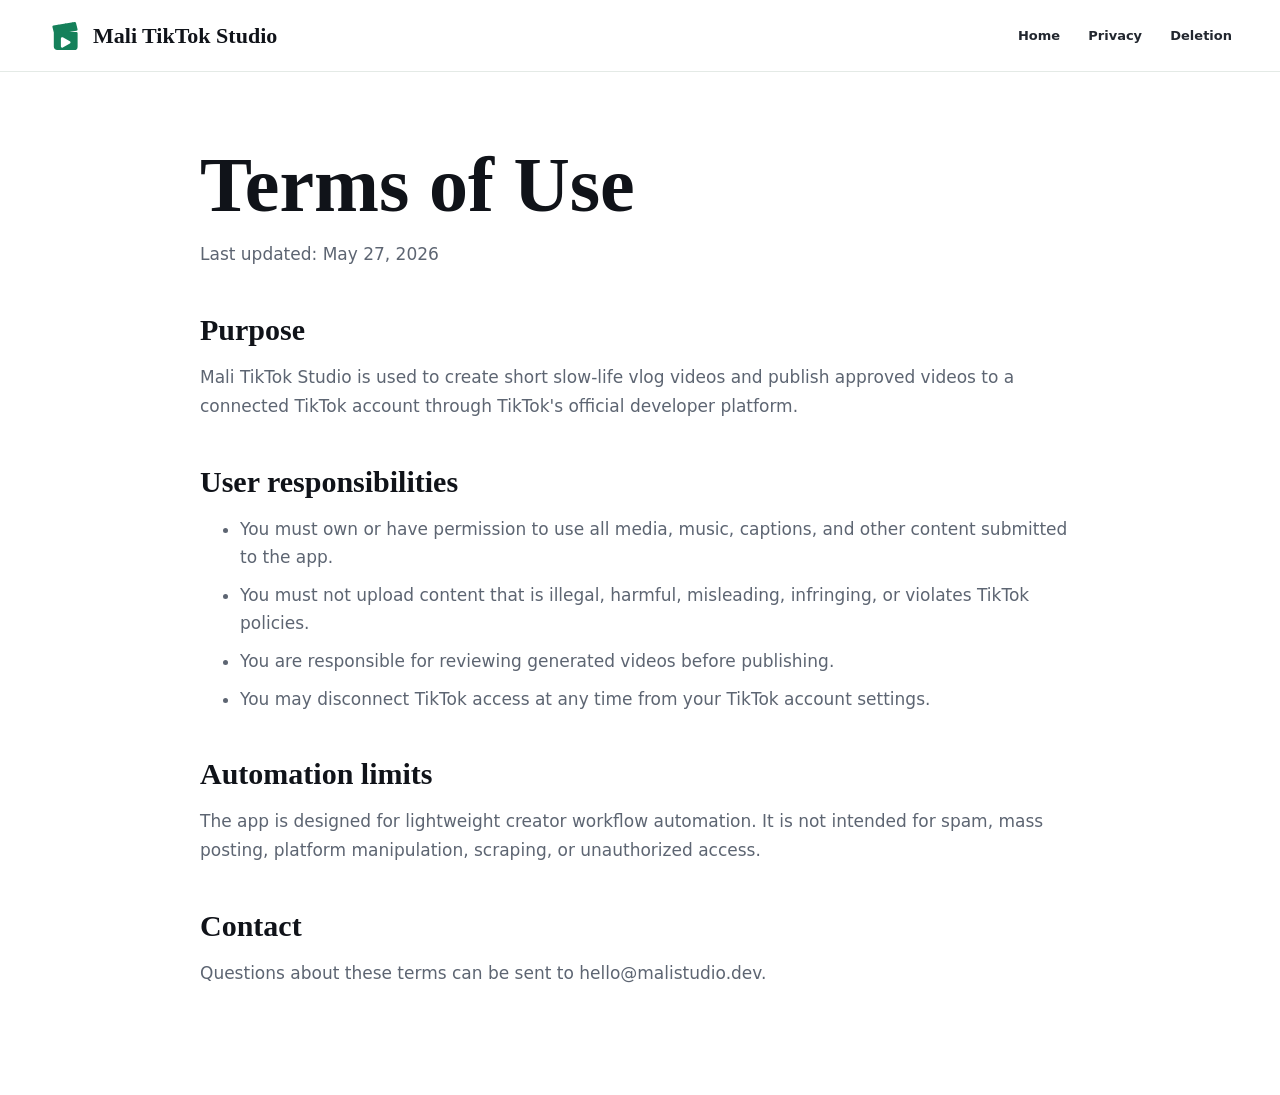
<file: terms.html>
<!doctype html>
<html lang="th">
  <head>
    <meta charset="utf-8" />
    <meta name="viewport" content="width=device-width, initial-scale=1" />
    <title>Terms of Use | Mali TikTok Studio</title>
    <meta name="description" content="Terms of Use for Mali TikTok Studio." />
    <link rel="icon" type="image/png" href="assets/app-icon.png" />
    <link rel="apple-touch-icon" href="assets/app-icon.png" />
    <link rel="stylesheet" href="styles.css" />
  </head>
  <body>
    <header class="site-header">
      <a class="brand" href="index.html">
        <span class="brand-mark" aria-hidden="true"><svg viewBox="0 0 24 24"><path d="M4 5.4 18.9 3l1.1 4.4L5.1 9.8 4 5.4Z" /><path d="M5 10h15v9.5A1.5 1.5 0 0 1 18.5 21h-12A1.5 1.5 0 0 1 5 19.5V10Z" /><path d="m7.3 5 2.9 3.7M12.4 4.2l2.9 3.7M17.3 3.5l2.2 2.9" /><path d="m10 13.7 5 2.8-5 2.8v-5.6Z" class="cutout" /></svg></span>
        <span>Mali TikTok Studio</span>
      </a>
      <nav class="site-nav"><a href="index.html">Home</a><a href="privacy.html">Privacy</a><a href="deletion.html">Deletion</a></nav>
    </header>
    <main class="legal-page">
      <h1>Terms of Use</h1>
      <p>Last updated: May 27, 2026</p>
      <h2>Purpose</h2>
      <p>
        Mali TikTok Studio is used to create short slow-life vlog videos and publish approved videos to a connected
        TikTok account through TikTok's official developer platform.
      </p>
      <h2>User responsibilities</h2>
      <ul>
        <li>You must own or have permission to use all media, music, captions, and other content submitted to the app.</li>
        <li>You must not upload content that is illegal, harmful, misleading, infringing, or violates TikTok policies.</li>
        <li>You are responsible for reviewing generated videos before publishing.</li>
        <li>You may disconnect TikTok access at any time from your TikTok account settings.</li>
      </ul>
      <h2>Automation limits</h2>
      <p>
        The app is designed for lightweight creator workflow automation. It is not intended for spam, mass posting,
        platform manipulation, scraping, or unauthorized access.
      </p>
      <h2>Contact</h2>
      <p>Questions about these terms can be sent to hello@malistudio.dev.</p>
    </main>
  </body>
</html>
</file>
<file: styles.css>
:root {
  color-scheme: light;
  --ink: #101319;
  --muted: #5d6572;
  --line: #dde4df;
  --paper: #ffffff;
  --soft: #f7f9f7;
  --green: #15805a;
  --green-dark: #0b5f42;
  --coral: #ff5a45;
  --gold: #f4ba62;
  --shadow: 0 24px 70px rgba(16, 19, 25, 0.16);
  --radius: 8px;
  font-family: Inter, ui-sans-serif, system-ui, -apple-system, BlinkMacSystemFont, "Segoe UI", sans-serif;
}

* {
  box-sizing: border-box;
}

html {
  scroll-behavior: smooth;
}

body {
  margin: 0;
  color: var(--ink);
  background: var(--paper);
}

body.nav-open {
  overflow: hidden;
}

a {
  color: inherit;
}

.site-header {
  position: sticky;
  top: 0;
  z-index: 50;
  display: flex;
  align-items: center;
  justify-content: space-between;
  gap: 24px;
  min-height: 72px;
  padding: 14px clamp(20px, 5vw, 48px);
  background: rgba(255, 255, 255, 0.9);
  border-bottom: 1px solid rgba(221, 228, 223, 0.78);
  backdrop-filter: blur(20px);
}

.brand {
  display: inline-flex;
  align-items: center;
  gap: 11px;
  font-family: Georgia, "Times New Roman", serif;
  font-size: 22px;
  font-weight: 700;
  text-decoration: none;
}

.brand-mark {
  display: grid;
  width: 34px;
  height: 34px;
  place-items: center;
  color: var(--green);
}

.brand-mark svg,
.steps svg {
  width: 100%;
  height: 100%;
}

svg path {
  fill: none;
  stroke: currentColor;
  stroke-linecap: round;
  stroke-linejoin: round;
  stroke-width: 1.8;
}

.brand-mark svg path {
  fill: currentColor;
  stroke: currentColor;
}

.brand-mark .cutout {
  fill: #fff;
  stroke: #fff;
}

.site-nav {
  display: flex;
  align-items: center;
  gap: clamp(14px, 2.2vw, 30px);
  color: #22272f;
  font-size: 13px;
  font-weight: 750;
}

.site-nav a {
  text-decoration: none;
}

.site-nav a:hover {
  color: var(--green);
}

.nav-toggle {
  display: none;
  width: 44px;
  height: 44px;
  padding: 0;
  border: 1px solid var(--line);
  border-radius: var(--radius);
  background: #fff;
}

.nav-toggle span {
  display: block;
  width: 18px;
  height: 2px;
  margin: 4px auto;
  background: var(--ink);
}

.hero {
  position: relative;
  min-height: 690px;
  overflow: hidden;
}

.hero-media,
.hero-shade {
  position: absolute;
  inset: 0;
}

.hero-media {
  background-image: url("assets/hero-roadtrip.png");
  background-position: center;
  background-size: cover;
}

.hero-shade {
  background:
    linear-gradient(90deg, rgba(255, 255, 255, 0.96) 0%, rgba(255, 255, 255, 0.78) 34%, rgba(255, 255, 255, 0.18) 62%, rgba(255, 255, 255, 0.05) 100%),
    linear-gradient(180deg, rgba(255, 255, 255, 0.1) 0%, rgba(255, 255, 255, 0.62) 100%);
}

.hero-inner {
  position: relative;
  display: grid;
  grid-template-columns: minmax(0, 0.95fr) minmax(320px, 0.72fr);
  gap: clamp(32px, 5vw, 80px);
  align-items: center;
  width: min(1180px, calc(100% - 40px));
  min-height: 690px;
  margin: 0 auto;
  padding: 78px 0 82px;
}

.hero h1 {
  max-width: 620px;
  margin: 0;
  font-family: Georgia, "Times New Roman", serif;
  font-size: clamp(56px, 9vw, 108px);
  line-height: 0.9;
  letter-spacing: 0;
}

.hero p {
  max-width: 520px;
  margin: 22px 0 0;
  color: #242a33;
  font-size: clamp(18px, 2vw, 23px);
  line-height: 1.45;
}

.hero p[lang="th"] {
  max-width: 560px;
  margin-top: 14px;
  font-size: clamp(17px, 1.7vw, 21px);
}

.hero-actions {
  display: flex;
  flex-wrap: wrap;
  gap: 14px;
  margin-top: 34px;
}

.button {
  display: inline-flex;
  min-height: 58px;
  align-items: center;
  justify-content: center;
  padding: 0 26px;
  border-radius: var(--radius);
  font-size: 15px;
  font-weight: 800;
  text-decoration: none;
}

.button.primary {
  color: #fff;
  background: var(--green);
  box-shadow: 0 16px 30px rgba(21, 128, 90, 0.22);
}

.button.secondary {
  color: #fff;
  background: var(--coral);
  box-shadow: 0 16px 30px rgba(255, 90, 69, 0.22);
}

.dashboard-preview {
  align-self: end;
  max-width: 500px;
  padding: 18px;
  border: 1px solid rgba(255, 255, 255, 0.5);
  border-radius: 10px;
  background: rgba(255, 255, 255, 0.84);
  box-shadow: var(--shadow);
  backdrop-filter: blur(18px);
}

.preview-top {
  display: grid;
  grid-template-columns: repeat(3, 1fr);
  gap: 10px;
}

.preview-top div {
  padding: 14px;
  border-radius: var(--radius);
  background: #fff;
}

.label {
  display: block;
  color: var(--muted);
  font-size: 11px;
  font-weight: 750;
  text-transform: uppercase;
}

.preview-top strong {
  display: block;
  margin-top: 7px;
  font-size: 24px;
}

.clip-row {
  display: grid;
  grid-template-columns: repeat(4, 1fr);
  gap: 10px;
  margin-top: 14px;
}

.clip-row span {
  min-height: 132px;
  border-radius: var(--radius);
  background-image: var(--img);
  background-position: center;
  background-size: cover;
}

.schedule-card {
  display: grid;
  gap: 4px;
  margin-top: 14px;
  padding: 16px;
  border-radius: var(--radius);
  background: #101319;
  color: #fff;
}

.schedule-card span,
.schedule-card em {
  color: rgba(255, 255, 255, 0.72);
  font-size: 13px;
  font-style: normal;
}

.schedule-card strong {
  font-size: 24px;
}

.section {
  width: min(1180px, calc(100% - 40px));
  margin: 0 auto;
  padding: clamp(58px, 8vw, 96px) 0;
  border-bottom: 1px solid var(--line);
}

.section.split,
.policy-grid {
  display: grid;
  grid-template-columns: 0.86fr 1.14fr;
  gap: clamp(34px, 6vw, 72px);
  align-items: start;
}

.section-number {
  display: inline-block;
  margin-bottom: 18px;
  color: var(--green);
  font-size: 16px;
  font-weight: 900;
}

h2 {
  margin: 0 0 18px;
  font-family: Georgia, "Times New Roman", serif;
  font-size: clamp(34px, 5vw, 54px);
  line-height: 1;
}

h3 {
  margin: 0 0 8px;
  font-size: 18px;
  line-height: 1.25;
}

p {
  color: var(--muted);
  font-size: 17px;
  line-height: 1.7;
}

.feature-list,
.policy-points {
  display: grid;
  grid-template-columns: repeat(2, minmax(0, 1fr));
  gap: 16px;
}

.feature-list article,
.policy-points article,
.card-row article,
.steps article {
  border: 1px solid var(--line);
  border-radius: var(--radius);
  background: #fff;
}

.feature-list article,
.policy-points article {
  padding: 22px;
}

.workflow {
  width: min(1240px, calc(100% - 40px));
}

.steps {
  display: grid;
  grid-template-columns: repeat(5, 1fr);
  gap: 14px;
  margin-top: 34px;
}

.steps article {
  min-height: 250px;
  padding: 22px;
  background: linear-gradient(180deg, #fff, var(--soft));
}

.steps svg {
  width: 48px;
  height: 48px;
  margin-bottom: 28px;
  color: var(--green);
}

.steps p,
.card-row p {
  margin-bottom: 0;
  font-size: 15px;
}

.table-wrap {
  overflow-x: auto;
  border: 1px solid var(--line);
  border-radius: var(--radius);
}

table {
  width: 100%;
  min-width: 820px;
  border-collapse: collapse;
  background: #fff;
}

th,
td {
  padding: 18px;
  border-bottom: 1px solid var(--line);
  border-right: 1px solid var(--line);
  text-align: left;
  vertical-align: top;
  font-size: 15px;
  line-height: 1.55;
}

th {
  background: var(--soft);
  color: #20252c;
  font-size: 13px;
  text-transform: uppercase;
}

tr:last-child td {
  border-bottom: 0;
}

td:last-child,
th:last-child {
  border-right: 0;
}

code {
  padding: 3px 6px;
  border-radius: 5px;
  background: #edf5ef;
  color: var(--green-dark);
  font-size: 13px;
}

.notice {
  margin: 22px 0 0;
  padding: 18px 20px;
  border-left: 5px solid var(--green);
  background: var(--soft);
  color: #29323b;
}

.policy-points article {
  display: grid;
  gap: 8px;
}

.policy-points strong {
  color: var(--green-dark);
}

.policy-points span {
  color: var(--muted);
  line-height: 1.55;
}

.text-link {
  display: inline-flex;
  align-items: center;
  gap: 8px;
  margin-top: 12px;
  color: var(--green-dark);
  font-weight: 850;
  text-decoration: none;
}

.text-link::after {
  content: "";
  width: 16px;
  height: 12px;
  background: currentColor;
  clip-path: polygon(0 45%, 70% 45%, 52% 20%, 60% 12%, 100% 50%, 60% 88%, 52% 80%, 70% 55%, 0 55%);
}

.card-row {
  display: grid;
  grid-template-columns: repeat(3, 1fr);
  gap: 16px;
}

.card-row article {
  min-height: 230px;
  padding: 24px;
}

.checklist {
  display: grid;
  grid-template-columns: 0.6fr 1fr;
  gap: 40px;
  border-bottom: 0;
}

.checklist ul {
  display: grid;
  grid-template-columns: repeat(2, minmax(0, 1fr));
  gap: 18px 28px;
  margin: 0;
  padding: 0;
  list-style: none;
}

.checklist li {
  position: relative;
  padding-left: 32px;
  color: #2a333c;
  font-size: 16px;
  line-height: 1.55;
}

.checklist li::before {
  position: absolute;
  top: 2px;
  left: 0;
  width: 20px;
  height: 20px;
  border: 2px solid var(--green);
  border-radius: 50%;
  color: var(--green);
  content: "";
}

.checklist li::after {
  position: absolute;
  top: 7px;
  left: 6px;
  width: 8px;
  height: 4px;
  border-bottom: 2px solid var(--green);
  border-left: 2px solid var(--green);
  content: "";
  transform: rotate(-45deg);
}

.footer {
  display: flex;
  flex-wrap: wrap;
  justify-content: space-between;
  gap: 16px;
  padding: 26px clamp(20px, 5vw, 48px);
  border-top: 1px solid var(--line);
  color: var(--muted);
  font-size: 13px;
}

.legal-page {
  width: min(880px, calc(100% - 40px));
  margin: 0 auto;
  padding: 76px 0 90px;
}

.legal-page h1 {
  margin: 0 0 18px;
  font-family: Georgia, "Times New Roman", serif;
  font-size: clamp(46px, 7vw, 78px);
  line-height: 0.95;
}

.legal-page h2 {
  margin-top: 46px;
  font-size: 30px;
}

.legal-page li {
  margin: 10px 0;
  color: var(--muted);
  font-size: 17px;
  line-height: 1.65;
}

@media (max-width: 980px) {
  .hero-inner,
  .section.split,
  .policy-grid,
  .checklist {
    grid-template-columns: 1fr;
  }

  .hero-inner {
    align-items: end;
  }

  .dashboard-preview {
    max-width: none;
  }

  .steps {
    grid-template-columns: repeat(2, 1fr);
  }

  .card-row {
    grid-template-columns: 1fr;
  }
}

@media (max-width: 760px) {
  .site-header {
    min-height: 66px;
  }

  .brand {
    font-size: 19px;
  }

  .nav-toggle {
    display: block;
  }

  .site-nav {
    position: fixed;
    inset: 66px 0 auto 0;
    display: none;
    grid-template-columns: 1fr;
    gap: 0;
    padding: 14px 20px 24px;
    background: rgba(255, 255, 255, 0.98);
    border-bottom: 1px solid var(--line);
    box-shadow: 0 20px 40px rgba(16, 19, 25, 0.12);
  }

  .site-nav a {
    padding: 16px 0;
    border-bottom: 1px solid var(--line);
  }

  .nav-open .site-nav {
    display: grid;
  }

  .hero {
    min-height: auto;
  }

  .hero-shade {
    background:
      linear-gradient(180deg, rgba(255, 255, 255, 0.96) 0%, rgba(255, 255, 255, 0.82) 48%, rgba(255, 255, 255, 0.96) 100%);
  }

  .hero-inner {
    min-height: auto;
    padding: 54px 0 56px;
  }

  .hero h1 {
    font-size: clamp(52px, 16vw, 74px);
  }

  .hero-actions,
  .button {
    width: 100%;
  }

  .preview-top,
  .feature-list,
  .policy-points,
  .checklist ul,
  .steps {
    grid-template-columns: 1fr;
  }

  .clip-row {
    grid-template-columns: repeat(2, 1fr);
  }

  .section,
  .workflow {
    width: min(100% - 32px, 1180px);
  }
}
</file>
